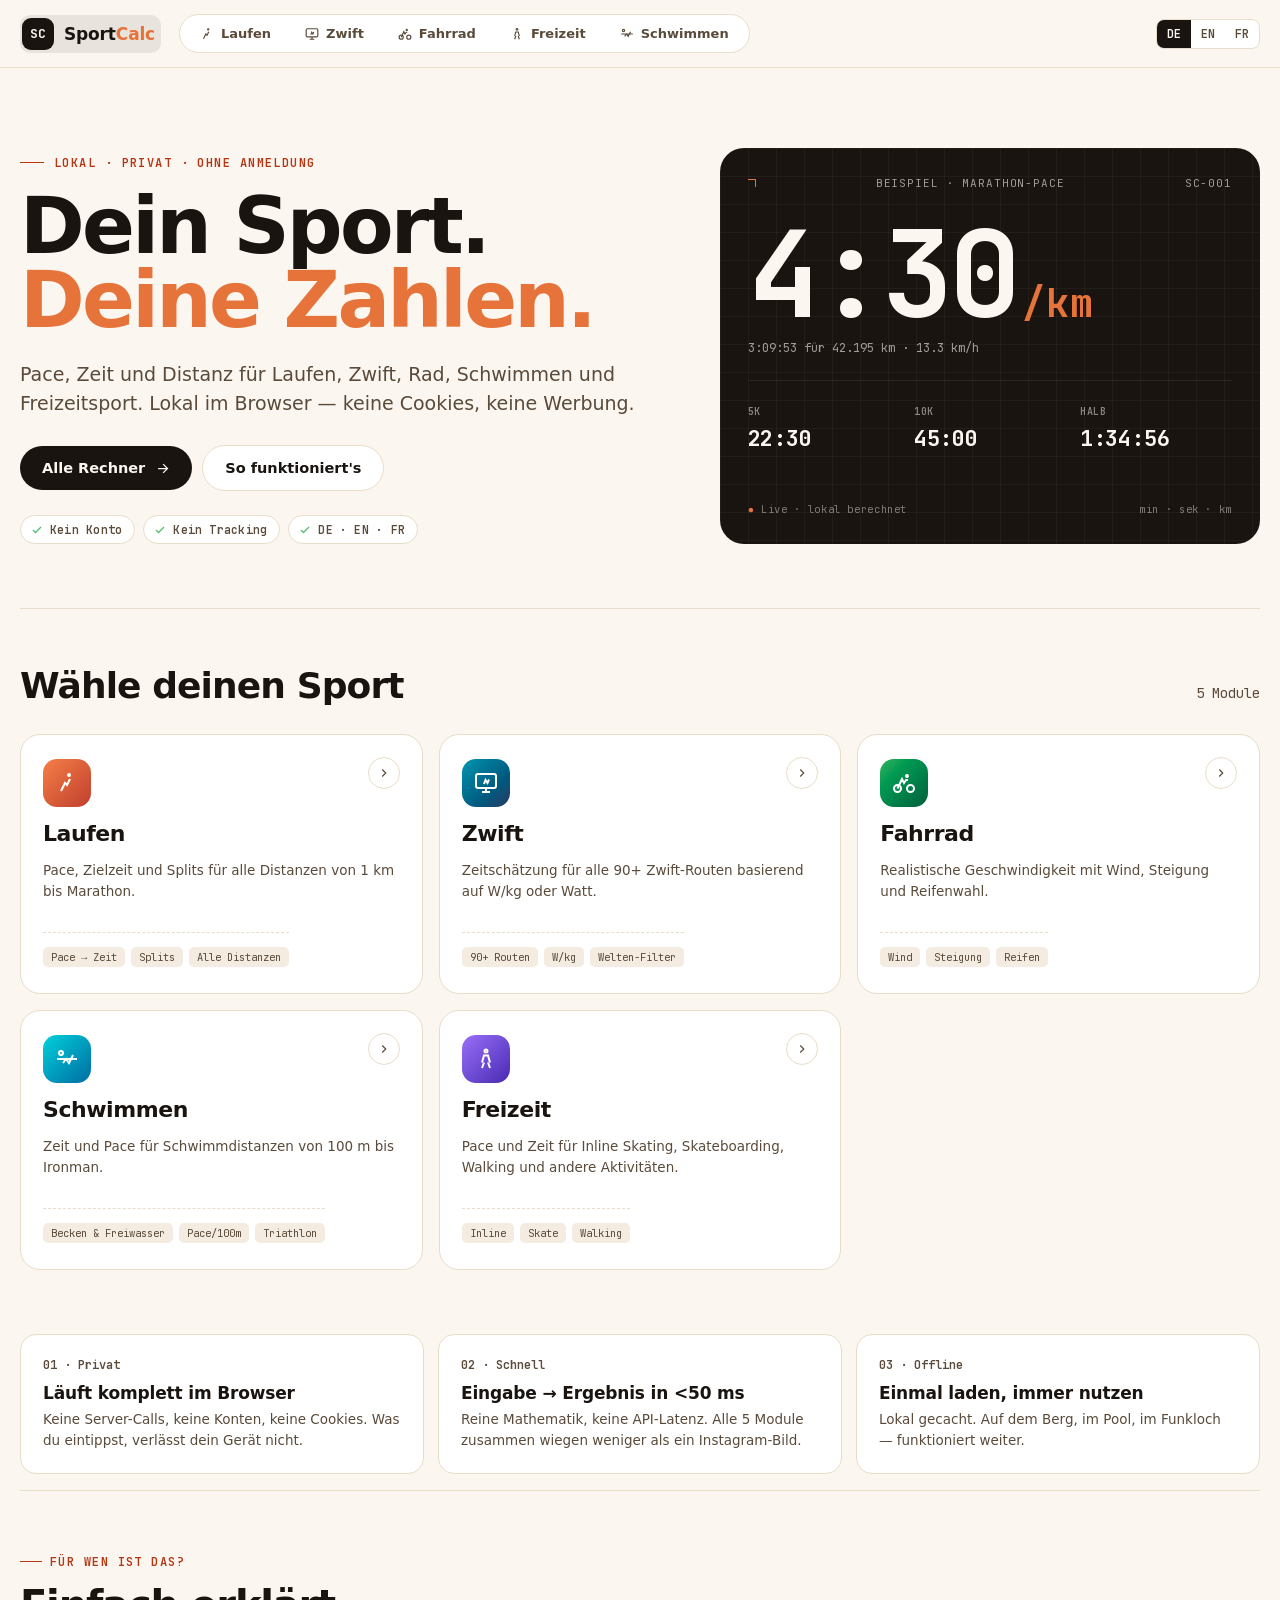
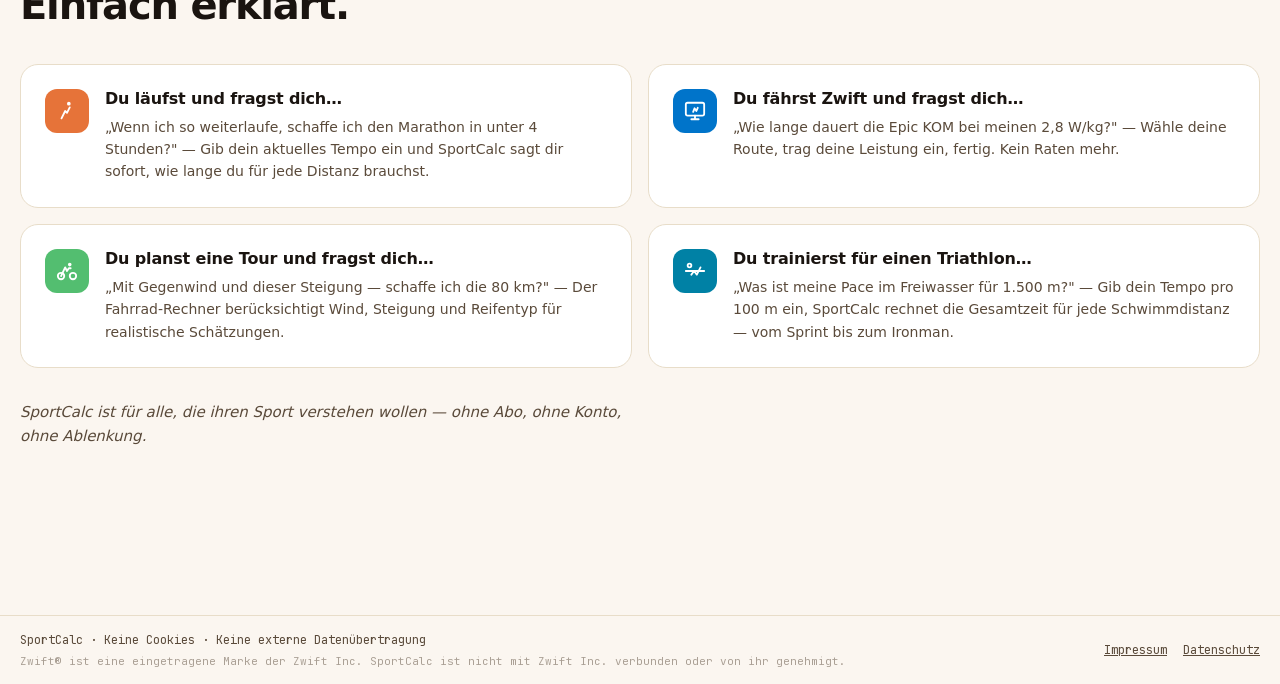
<file: index.html>
<!DOCTYPE html>
<html lang="de">
<head>
  <meta charset="UTF-8">
  <meta name="viewport" content="width=device-width, initial-scale=1.0">
  <title>SportCalc — Laufen, Radfahren, Schwimmen</title>
  <meta name="description" content="Präzise Sport-Rechner für Laufen, Zwift, Outdoor-Radfahren und Schwimmen. Keine Anmeldung, kein Tracking.">

  <link rel="icon" href="favicon.svg" type="image/svg+xml">
  <link rel="stylesheet" href="css/fonts.css">
  <link rel="stylesheet" href="css/tokens.css">
  <link rel="stylesheet" href="css/base.css">
  <link rel="stylesheet" href="css/nav.css">
  <link rel="stylesheet" href="css/home.css">
  <link rel="stylesheet" href="css/running.css">
  <link rel="stylesheet" href="css/cycling.css">
  <link rel="stylesheet" href="css/outdoor.css">
  <link rel="stylesheet" href="css/swim.css">
  <link rel="stylesheet" href="css/street.css">

  <script type="module" src="js/main.js"></script>
</head>
<body>

  <nav class="nav" id="nav"></nav>

  <main style="max-width:1400px;margin:0 auto;padding:32px 20px 80px">
    <div id="home-view"    hidden></div>
    <div id="running-view" hidden></div>
    <div id="cycling-view" hidden></div>
    <div id="outdoor-view" hidden></div>
    <div id="swim-view"    hidden></div>
    <div id="street-view"  hidden></div>
  </main>

  <footer class="footer">
    <div>
      SportCalc · Keine Cookies · Keine externe Datenübertragung
      <span style="display:block;margin-top:6px;font-size:11px;opacity:0.5">Zwift® ist eine eingetragene Marke der Zwift Inc. SportCalc ist nicht mit Zwift Inc. verbunden oder von ihr genehmigt.</span>
    </div>
    <div style="display:flex;gap:16px">
      <a href="impressum.html" style="color:inherit">Impressum</a>
      <a href="datenschutz.html" style="color:inherit">Datenschutz</a>
    </div>
  </footer>

</body>
</html>
</file>
<file: css/fonts.css>
@font-face {
  font-family: 'Inter';
  font-style: normal;
  font-weight: 400 800;
  font-display: swap;
  src: url('../fonts/inter-latin.woff2') format('woff2');
  unicode-range: U+0000-00FF, U+0131, U+0152-0153, U+02BB-02BC, U+02C6, U+02DA,
                 U+02DC, U+0304, U+0308, U+0329, U+2000-206F, U+20AC, U+2122,
                 U+2191, U+2193, U+2212, U+2215, U+FEFF, U+FFFD;
}

@font-face {
  font-family: 'JetBrains Mono';
  font-style: normal;
  font-weight: 400 700;
  font-display: swap;
  src: url('../fonts/jetbrains-mono-latin.woff2') format('woff2');
  unicode-range: U+0000-00FF, U+0131, U+0152-0153, U+02BB-02BC, U+02C6, U+02DA,
                 U+02DC, U+0304, U+0308, U+0329, U+2000-206F, U+20AC, U+2122,
                 U+2191, U+2193, U+2212, U+2215, U+FEFF, U+FFFD;
}
</file>
<file: css/tokens.css>
:root {
  /* Running (warm) */
  --run-bg:           #fbf6f0;
  --run-bg-2:         #f4ece0;
  --run-ink:          #1a1410;
  --run-ink-2:        #5a4a3a;
  --run-line:         #e8ddc9;
  --run-card:         #ffffff;
  --run-accent:       oklch(0.68 0.16 45);
  --run-accent-ink:   #2d1a0a;
  --run-accent-soft:  oklch(0.93 0.05 55);
  --run-accent-deep:  oklch(0.52 0.17 35);

  /* Cycling / Zwift (cool dark) */
  --cyc-bg:           #0b1220;
  --cyc-bg-2:         #0f1a2e;
  --cyc-card:         #141f35;
  --cyc-card-2:       #1a2641;
  --cyc-ink:          #e8edf5;
  --cyc-ink-2:        #8a97b0;
  --cyc-ink-3:        #7886a0;
  --cyc-line:         #1f2b45;
  --cyc-line-2:       #2a3855;
  --cyc-accent:       oklch(0.82 0.15 210);
  --cyc-accent-2:     oklch(0.78 0.15 155);
  --cyc-accent-warn:  oklch(0.78 0.17 55);
  --cyc-accent-red:   oklch(0.72 0.18 25);

  /* Outdoor cycling (dark green) */
  --out-bg:    #0e1a15;
  --out-card:  #152219;
  --out-ink:   #e6f2ea;
  --out-ink-2: #8fb0a0;
  --out-ink-3: #6a8b7b;
  --out-line:  #1d2e24;
  --out-accent: oklch(0.72 0.15 150);
  --out-accent-soft: oklch(0.82 0.14 155);

  /* Street / Freizeit (violet) */
  --str-bg:          #f6f2fb;
  --str-card:        #ffffff;
  --str-ink:         #1c0a28;
  --str-ink-2:       #6b4a88;
  --str-ink-3:       #8a6aaa;
  --str-line:        #e0d4ef;
  --str-accent:      oklch(0.58 0.20 295);
  --str-accent-deep: oklch(0.44 0.22 290);
  --str-accent-soft: oklch(0.88 0.08 295);

  /* Swim (light blue) */
  --swim-bg:    #f0f7fb;
  --swim-card:  #ffffff;
  --swim-ink:   #0a2434;
  --swim-ink-2: #3c5d70;
  --swim-ink-3: #5d7e90;
  --swim-line:  #d4e3ec;
  --swim-accent:      oklch(0.55 0.13 220);
  --swim-accent-deep: oklch(0.42 0.11 220);
  --swim-accent-soft: oklch(0.92 0.05 210);

  --radius:    14px;
  --radius-sm: 10px;
  --radius-lg: 20px;
}
</file>
<file: css/base.css>
* { box-sizing: border-box; }
html, body { margin: 0; padding: 0; }
body {
  font-family: 'Inter Tight', system-ui, -apple-system, sans-serif;
  font-feature-settings: 'ss01', 'cv11';
  color: var(--run-ink);
  background: var(--run-bg);
  -webkit-font-smoothing: antialiased;
  text-rendering: optimizeLegibility;
  min-height: 100vh;
  overflow-x: hidden;
}
body.mode-cycling  { background: var(--cyc-bg);  color: var(--cyc-ink); }
body.mode-outdoor  { background: var(--out-bg);  color: var(--out-ink); }
body.mode-swim     { background: var(--swim-bg); color: var(--swim-ink); }

.mono {
  font-family: 'JetBrains Mono', ui-monospace, monospace;
  font-feature-settings: 'ss01','ss02','zero','tnum';
}

button, input, select { font-family: inherit; font-size: inherit; color: inherit; }
button { border: 0; background: none; cursor: pointer; }
input:focus, button:focus-visible { outline: 2px solid var(--run-accent); outline-offset: 2px; border-radius: 6px; }
body.mode-cycling input:focus,
body.mode-cycling button:focus-visible { outline-color: var(--cyc-accent); }
body.mode-outdoor input:focus,
body.mode-outdoor button:focus-visible { outline-color: var(--out-accent); }
body.mode-swim input:focus,
body.mode-swim button:focus-visible { outline-color: var(--swim-accent); }
body.mode-street input:focus,
body.mode-street button:focus-visible { outline-color: var(--str-accent); }

/* ── Page ── */
.page { max-width: 1400px; margin: 0 auto; padding: 28px 20px 80px; }

/* ── Shared label ── */
.label {
  display: block;
  font-size: 11px; font-weight: 600;
  letter-spacing: 0.08em; text-transform: uppercase;
  color: var(--run-ink-2);
  margin-bottom: 10px;
}
body.mode-cycling .label { color: var(--cyc-ink-3); }
body.mode-outdoor .label { color: var(--out-ink-3); }

/* ── Hint ── */
.hint { font-size: 12px; color: var(--run-ink-2); margin-top: 8px; font-family: 'JetBrains Mono', monospace; }

/* ── Big input ── */
.big-input {
  width: 100%;
  font-family: 'JetBrains Mono', monospace;
  font-size: 34px; font-weight: 600; letter-spacing: -0.01em;
  padding: 14px 18px;
  background: var(--run-bg-2);
  border: 2px solid transparent;
  border-radius: var(--radius);
  color: var(--run-ink);
  transition: all 0.15s;
}
.big-input:focus { border-color: var(--run-accent); background: var(--run-card); outline: none; }
.big-input::placeholder { color: color-mix(in oklab, var(--run-ink-2) 60%, transparent); }
body.mode-cycling .big-input { background: var(--cyc-bg-2); color: var(--cyc-ink); }
body.mode-cycling .big-input:focus { border-color: var(--cyc-accent); }

/* ── Panel ── */
.panel {
  background: var(--run-card);
  border: 1px solid var(--run-line);
  border-radius: var(--radius-lg);
  padding: 24px;
}
body.mode-cycling .panel { background: var(--cyc-card); border-color: var(--cyc-line); color: var(--cyc-ink); }

/* ── Pills ── */
.pill {
  padding: 8px 14px;
  font-size: 13px; font-weight: 600;
  border-radius: 999px;
  border: 1.5px solid var(--run-line);
  background: var(--run-card);
  color: var(--run-ink-2);
  transition: all 0.12s;
}
.pill:hover { border-color: var(--run-ink-2); }
.pill.active { background: var(--run-ink); color: var(--run-bg); border-color: var(--run-ink); }
.pill-row { display: flex; flex-wrap: wrap; gap: 8px; margin-top: 4px; }

/* ── Quick picks ── */
.quick {
  font-family: 'JetBrains Mono', monospace; font-size: 11.5px;
  padding: 5px 10px; border-radius: 6px;
  background: var(--run-bg-2); color: var(--run-ink-2);
  border: 1px solid transparent;
}
.quick:hover { background: var(--run-accent-soft); color: var(--run-accent-deep); }
.quick-row { display: flex; flex-wrap: wrap; gap: 6px; margin-top: 14px; }

/* ── Mode tabs ── */
.mode-tabs {
  display: inline-flex;
  background: var(--run-card); border: 1px solid var(--run-line);
  border-radius: 12px; padding: 4px; gap: 2px; margin-bottom: 22px;
}
.mode-tabs button {
  padding: 10px 18px;
  font-size: 13.5px; font-weight: 600;
  color: var(--run-ink-2); border-radius: 9px;
  display: inline-flex; align-items: center; gap: 8px;
  transition: all 0.15s;
}
.mode-tabs button.active { background: var(--run-ink); color: var(--run-bg); }

/* ── Focus badge ── */
.focus-badge {
  display: inline-flex; align-items: center; gap: 6px;
  padding: 4px 10px;
  background: var(--run-accent-soft); color: var(--run-accent-deep);
  border-radius: 999px; font-size: 11px; font-weight: 600; letter-spacing: 0.02em;
}
body.mode-cycling .focus-badge {
  background: color-mix(in oklab, var(--cyc-accent) 15%, transparent);
  color: var(--cyc-accent);
}
body.mode-outdoor .focus-badge {
  background: color-mix(in oklab, var(--out-accent) 15%, transparent);
  color: var(--out-accent-soft);
}
body.mode-swim .focus-badge {
  background: var(--swim-accent-soft); color: var(--swim-accent-deep);
}

/* ── Difficulty colors ── */
.diff-green  { background: var(--cyc-accent-2); }
.diff-cyan   { background: var(--cyc-accent); }
.diff-amber  { background: var(--cyc-accent-warn); }
.diff-red    { background: var(--cyc-accent-red); }

/* ── Footer ── */
.footer {
  margin-top: 32px; padding: 16px 20px;
  max-width: 1400px; margin-left: auto; margin-right: auto;
  border-top: 1px solid var(--run-line);
  color: var(--run-ink-2); font-size: 12px;
  font-family: 'JetBrains Mono', monospace;
  display: flex; justify-content: space-between; align-items: center;
  flex-wrap: wrap; gap: 10px;
}
body.mode-cycling .footer { border-top-color: var(--cyc-line); color: var(--cyc-ink-3); }
body.mode-outdoor .footer { border-top-color: var(--out-line); color: var(--out-ink-3); }
body.mode-swim    .footer { border-top-color: var(--swim-line); color: var(--swim-ink-3); }

/* ── Animations ── */
@keyframes pop    { 0% { transform: scale(0.98); opacity: 0.6; } 100% { transform: scale(1); opacity: 1; } }
@keyframes floatY { 0%,100% { transform: translateY(0); } 50% { transform: translateY(-10px); } }
.animate-pop { animation: pop 0.25s ease-out; }

@media (prefers-reduced-motion: reduce) {
  *, *::before, *::after { animation-duration: 0.01ms !important; transition-duration: 0.01ms !important; }
}

/* ── Scrollbar ── */
::-webkit-scrollbar { width: 8px; height: 8px; }
::-webkit-scrollbar-track { background: transparent; }
::-webkit-scrollbar-thumb { background: var(--run-line); border-radius: 4px; }
::-webkit-scrollbar-thumb:hover { background: var(--run-ink-2); }
body.mode-cycling ::-webkit-scrollbar-thumb { background: var(--cyc-line-2); }
</file>
<file: css/nav.css>
.nav {
  position: sticky; top: 0; z-index: 40;
  background: color-mix(in oklab, var(--run-bg) 88%, transparent);
  backdrop-filter: blur(16px);
  border-bottom: 1px solid var(--run-line);
}
body.mode-cycling .nav { background: color-mix(in oklab, var(--cyc-bg) 85%, transparent); border-bottom-color: var(--cyc-line); }
body.mode-outdoor .nav { background: color-mix(in oklab, var(--out-bg) 88%, transparent); border-bottom-color: var(--out-line); }
body.mode-swim    .nav { background: color-mix(in oklab, var(--swim-bg) 90%, transparent); border-bottom-color: var(--swim-line); }
body.mode-street  .nav { background: color-mix(in oklab, var(--str-bg) 88%, transparent); border-bottom-color: var(--str-line); }

.nav-inner {
  max-width: 1400px; margin: 0 auto;
  padding: 14px 20px;
  display: flex; align-items: center; gap: 18px;
}

.brand { display: flex; align-items: center; gap: 10px; font-weight: 700; letter-spacing: -0.01em; border-radius: 10px; padding: 3px 6px 3px 2px; transition: background 0.15s; }
.brand.active { background: color-mix(in oklab, var(--run-ink) 8%, transparent); }
.brand-mark {
  width: 32px; height: 32px;
  display: grid; place-items: center;
  border-radius: 9px;
  background: var(--run-ink); color: var(--run-bg);
  font-family: 'JetBrains Mono', monospace; font-weight: 700; font-size: 13px;
}
body.mode-cycling .brand-mark { background: var(--cyc-accent); color: var(--cyc-bg); }
body.mode-outdoor .brand-mark { background: var(--out-accent); color: #0a1510; }
body.mode-swim    .brand-mark { background: var(--swim-accent-deep); color: white; }
body.mode-street  .brand-mark { background: var(--str-accent); color: white; }

.brand-name { font-size: 17px; }
.brand-name em { font-style: normal; color: var(--run-accent); }
body.mode-cycling .brand-name em { color: var(--cyc-accent); }
body.mode-outdoor .brand-name em { color: var(--out-accent); }
body.mode-swim    .brand-name em { color: var(--swim-accent); }
body.mode-street  .brand-name em { color: var(--str-accent); }

.mode-switch {
  display: flex; align-items: center;
  background: var(--run-card); border: 1px solid var(--run-line);
  border-radius: 999px; padding: 4px; gap: 2px;
}
body.mode-cycling .mode-switch { background: var(--cyc-card); border-color: var(--cyc-line); }
body.mode-outdoor .mode-switch { background: var(--out-card); border-color: var(--out-line); }
body.mode-swim    .mode-switch { background: var(--swim-card); border-color: var(--swim-line); }
body.mode-street  .mode-switch { background: var(--str-card); border-color: var(--str-line); }

.mode-switch button {
  padding: 7px 16px; border-radius: 999px;
  font-weight: 600; font-size: 13px;
  color: var(--run-ink-2);
  display: flex; align-items: center; gap: 7px;
  transition: all 0.15s;
}
body.mode-cycling .mode-switch button { color: var(--cyc-ink-2); }
body.mode-outdoor .mode-switch button { color: var(--out-ink-2); }
body.mode-swim    .mode-switch button { color: var(--swim-ink-2); }
body.mode-street  .mode-switch button { color: var(--str-ink-2); }

.mode-switch button.active { background: var(--run-ink); color: var(--run-bg); }
body.mode-cycling .mode-switch button.active { background: var(--cyc-accent); color: var(--cyc-bg); }
body.mode-outdoor .mode-switch button.active { background: var(--out-accent); color: #0a1510; }
body.mode-swim    .mode-switch button.active { background: var(--swim-accent-deep); color: white; }
body.mode-street  .mode-switch button.active { background: var(--str-accent); color: white; }
.mode-switch svg { width: 14px; height: 14px; }

@media (max-width: 700px) {
  .nav-inner { padding: 10px 12px; gap: 10px; }
  .mode-switch button { padding: 7px 10px; gap: 0; }
  .mode-switch button span { display: none; }
  .mode-switch svg { width: 16px; height: 16px; }
  .brand-name { display: none; }
}

.nav-spacer { flex: 1; }

.lang-toggle {
  display: flex; align-items: center;
  border: 1px solid var(--run-line); border-radius: 8px; overflow: hidden;
  background: var(--run-card);
}
body.mode-cycling .lang-toggle { background: var(--cyc-card); border-color: var(--cyc-line); }
body.mode-outdoor .lang-toggle { background: var(--out-card); border-color: var(--out-line); }
body.mode-swim    .lang-toggle { background: var(--swim-card); border-color: var(--swim-line); }
body.mode-street  .lang-toggle { background: var(--str-card); border-color: var(--str-line); }

.lang-toggle button { padding: 6px 10px; font-size: 12px; font-weight: 600; color: var(--run-ink-2); font-family: 'JetBrains Mono', monospace; }
body.mode-cycling .lang-toggle button { color: var(--cyc-ink-2); }
body.mode-outdoor .lang-toggle button { color: var(--out-ink-2); }
body.mode-swim    .lang-toggle button { color: var(--swim-ink-2); }
body.mode-street  .lang-toggle button { color: var(--str-ink-2); }

.lang-toggle button.active { background: var(--run-ink); color: var(--run-bg); }
body.mode-cycling .lang-toggle button.active { background: var(--cyc-accent); color: var(--cyc-bg); }
body.mode-outdoor .lang-toggle button.active { background: var(--out-accent); color: #0a1510; }
body.mode-swim    .lang-toggle button.active { background: var(--swim-accent-deep); color: white; }
body.mode-street  .lang-toggle button.active { background: var(--str-accent); color: white; }
</file>
<file: css/home.css>
/* ── Hero (Variant C: Editorial Split) ──────────────────── */
.hero {
  padding: 48px 0 64px;
  display: grid; grid-template-columns: 1fr 0.85fr;
  gap: 64px; align-items: stretch;
  border-bottom: 1px solid var(--run-line);
}
@media (max-width: 980px) { .hero { grid-template-columns: 1fr; padding: 40px 0 48px; gap: 40px; } }

.hero-eyebrow {
  font-family: 'JetBrains Mono', monospace;
  font-size: 12px; letter-spacing: 0.12em; text-transform: uppercase;
  color: var(--run-accent-deep); font-weight: 600; margin-bottom: 18px;
  display: inline-flex; align-items: center; gap: 10px;
}
.hero-eyebrow::before { content: ''; width: 24px; height: 1px; background: var(--run-accent-deep); }

.hero-title {
  font-size: clamp(40px, 6.5vw, 78px);
  font-weight: 800; letter-spacing: -0.035em;
  line-height: 0.96; margin: 0 0 22px;
}
.hero-title em { font-style: normal; color: var(--run-accent); }

.hero-lead {
  font-size: clamp(16px, 1.6vw, 19px);
  color: var(--run-ink-2); max-width: 56ch;
  line-height: 1.5; margin: 0 0 28px;
}

.hero-cta-row { display: flex; gap: 10px; flex-wrap: wrap; align-items: center; }
.hero-cta {
  padding: 14px 22px; font-weight: 600; font-size: 14.5px;
  border-radius: 999px;
  display: inline-flex; align-items: center; gap: 10px;
  transition: all 0.15s;
}
.hero-cta.primary { background: var(--run-ink); color: var(--run-bg); }
.hero-cta.primary:hover { background: var(--run-accent-deep); }
.hero-cta.ghost { background: var(--run-card); color: var(--run-ink); border: 1px solid var(--run-line); }
.hero-cta.ghost:hover { border-color: var(--run-ink); }
.hero-cta svg { width: 15px; height: 15px; }

/* Proof pills */
.proof-row { display: flex; gap: 8px; flex-wrap: wrap; margin-top: 24px; }
.proof {
  display: inline-flex; align-items: center; gap: 7px;
  padding: 6px 12px 6px 10px;
  background: var(--run-card); border: 1px solid var(--run-line);
  border-radius: 999px;
  font-family: 'JetBrains Mono', monospace;
  font-size: 11.5px; font-weight: 600;
  color: var(--run-ink-2); letter-spacing: 0.02em;
}
.proof svg { width: 12px; height: 12px; color: var(--out-accent); flex-shrink: 0; }

/* ── Readout panel ───────────────────────────────────────── */
.readout {
  background: var(--run-ink); color: var(--run-bg);
  border-radius: 24px; padding: 28px;
  display: flex; flex-direction: column;
  position: relative; overflow: hidden;
}
.readout::before {
  content: ''; position: absolute; inset: 0;
  background-image:
    linear-gradient(rgba(255,255,255,0.04) 1px, transparent 1px),
    linear-gradient(90deg, rgba(255,255,255,0.04) 1px, transparent 1px);
  background-size: 28px 28px;
  pointer-events: none;
}
.readout-head {
  display: flex; justify-content: space-between; align-items: center;
  font-family: 'JetBrains Mono', monospace;
  font-size: 11px; letter-spacing: 0.08em; text-transform: uppercase;
  color: color-mix(in oklab, var(--run-bg) 60%, transparent);
  margin-bottom: 24px; position: relative;
}
.readout-head .corner {
  width: 8px; height: 8px;
  border-top: 1.5px solid var(--run-accent);
  border-right: 1.5px solid var(--run-accent);
}
.readout-pace {
  font-family: 'JetBrains Mono', monospace;
  font-size: clamp(64px, 10vw, 120px);
  font-weight: 700; letter-spacing: -0.04em;
  line-height: 1; color: var(--run-bg); position: relative;
}
.readout-pace .unit {
  font-size: 0.32em; color: var(--run-accent);
  margin-left: 6px; letter-spacing: 0.02em;
}
.readout-sub {
  font-family: 'JetBrains Mono', monospace; font-size: 12px;
  color: color-mix(in oklab, var(--run-bg) 60%, transparent);
  margin-top: 6px; position: relative;
}
.readout-divider {
  height: 1px; background: rgba(255,255,255,0.08);
  margin: 24px 0; position: relative;
}
.readout-grid {
  display: grid; grid-template-columns: repeat(3, 1fr);
  gap: 14px; position: relative;
}
.readout-stat .rsk {
  font-family: 'JetBrains Mono', monospace;
  font-size: 10px; letter-spacing: 0.08em; text-transform: uppercase;
  color: color-mix(in oklab, var(--run-bg) 50%, transparent);
  font-weight: 600; margin-bottom: 6px;
}
.readout-stat .rsv {
  font-family: 'JetBrains Mono', monospace;
  font-size: 22px; font-weight: 700; letter-spacing: -0.01em;
  font-variant-numeric: tabular-nums;
}
.readout-foot {
  margin-top: auto; padding-top: 20px;
  display: flex; justify-content: space-between;
  font-family: 'JetBrains Mono', monospace;
  font-size: 10.5px; letter-spacing: 0.06em;
  color: color-mix(in oklab, var(--run-bg) 45%, transparent);
  position: relative;
}
.readout-foot strong { color: var(--run-accent); font-weight: 600; }

/* ── Sports section ──────────────────────────────────────── */
.home-sports { padding: 56px 0 32px; }
.section-head { display: flex; justify-content: space-between; align-items: baseline; margin-bottom: 28px; gap: 20px; flex-wrap: wrap; }
.section-head h2 { margin: 0; font-size: clamp(26px, 3.5vw, 36px); font-weight: 800; letter-spacing: -0.025em; }
.section-head .sub { color: var(--run-ink-2); font-size: 14px; font-family: 'JetBrains Mono', monospace; }

.sport-grid { display: grid; grid-template-columns: repeat(5, 1fr); gap: 16px; }
@media (max-width: 1280px) { .sport-grid { grid-template-columns: repeat(3, 1fr); } }
@media (max-width: 820px)  { .sport-grid { grid-template-columns: repeat(2, 1fr); } }
@media (max-width: 560px)  { .sport-grid { grid-template-columns: 1fr; } }

.sport-card {
  position: relative; background: var(--run-card); border: 1px solid var(--run-line);
  border-radius: 20px; padding: 24px 22px 26px;
  transition: all 0.2s; cursor: pointer; overflow: hidden;
  display: flex; flex-direction: column; gap: 14px; min-height: 260px; text-align: left;
}
.sport-card:hover { transform: translateY(-3px); border-color: var(--run-ink-2); box-shadow: 0 20px 40px -20px color-mix(in oklab, var(--run-ink) 25%, transparent); }
.sport-icon { width: 48px; height: 48px; border-radius: 14px; display: grid; place-items: center; color: white; flex-shrink: 0; }
.sport-icon svg { width: 24px; height: 24px; }
.sport-card[data-sport="running"] .sport-icon { background: linear-gradient(135deg, oklch(0.72 0.16 45), oklch(0.55 0.17 30)); }
.sport-card[data-sport="cycling"] .sport-icon { background: linear-gradient(135deg, oklch(0.6 0.15 210), oklch(0.35 0.08 260)); }
.sport-card[data-sport="outdoor"] .sport-icon { background: linear-gradient(135deg, oklch(0.68 0.17 150), oklch(0.42 0.12 165)); }
.sport-card[data-sport="swim"]    .sport-icon { background: linear-gradient(135deg, oklch(0.78 0.14 200), oklch(0.5 0.13 235)); }
.sport-card[data-sport="street"]  .sport-icon { background: linear-gradient(135deg, oklch(0.65 0.20 295), oklch(0.42 0.20 285)); }
.sport-card h3 { margin: 0; font-size: 22px; font-weight: 700; letter-spacing: -0.02em; }
.sport-card p { margin: 0; color: var(--run-ink-2); font-size: 13.5px; line-height: 1.55; }
.sport-feat { margin-top: auto; padding-top: 14px; border-top: 1px dashed var(--run-line); display: flex; gap: 6px; flex-wrap: wrap; }
.sport-feat span { font-size: 10.5px; font-family: 'JetBrains Mono', monospace; padding: 3px 8px; border-radius: 5px; background: var(--run-bg-2); color: var(--run-ink-2); }
.sport-arrow { position: absolute; top: 22px; right: 22px; width: 32px; height: 32px; border-radius: 50%; border: 1px solid var(--run-line); display: grid; place-items: center; color: var(--run-ink-2); transition: all 0.2s; }
.sport-card:hover .sport-arrow { background: var(--run-ink); color: var(--run-bg); border-color: var(--run-ink); transform: rotate(-45deg); }
.sport-arrow svg { width: 14px; height: 14px; }

/* ── Features ────────────────────────────────────────────── */
.home-features { padding: 32px 0 16px; }
.feat-grid { display: grid; grid-template-columns: repeat(3, 1fr); gap: 14px; }
@media (max-width: 880px) { .feat-grid { grid-template-columns: 1fr; } }
.feat-item { background: var(--run-card); border: 1px solid var(--run-line); border-radius: 16px; padding: 22px; }
.feat-item .num { font-family: 'JetBrains Mono', monospace; font-size: 12px; color: var(--run-ink-2); font-weight: 600; margin-bottom: 10px; }
.feat-item h4 { margin: 0 0 6px; font-size: 17px; font-weight: 700; letter-spacing: -0.01em; }
.feat-item p { margin: 0; font-size: 13.5px; color: var(--run-ink-2); line-height: 1.55; }

/* ── ELI5 section ────────────────────────────────────────── */
.home-eli5 { padding: 56px 0 40px; border-top: 1px solid var(--run-line); }
.eli5-eyebrow {
  font-family: 'JetBrains Mono', monospace; font-size: 12px;
  letter-spacing: 0.12em; text-transform: uppercase;
  color: var(--run-accent-deep); font-weight: 600; margin-bottom: 12px;
  display: inline-flex; align-items: center; gap: 8px;
}
.eli5-eyebrow::before { content: ''; width: 22px; height: 1px; background: var(--run-accent-deep); }
.eli5-title { font-size: clamp(26px, 3.5vw, 40px); font-weight: 800; letter-spacing: -0.03em; margin: 0 0 36px; }
.eli5-grid { display: grid; grid-template-columns: repeat(2, 1fr); gap: 16px; margin-bottom: 32px; }
@media (max-width: 720px) { .eli5-grid { grid-template-columns: 1fr; } }

.eli5-card {
  background: var(--run-card); border: 1px solid var(--run-line);
  border-radius: 18px; padding: 24px;
  display: grid; grid-template-columns: 44px 1fr;
  gap: 16px; align-items: start;
}
.eli5-icon {
  width: 44px; height: 44px; border-radius: 12px;
  display: grid; place-items: center;
  color: white; flex-shrink: 0;
}
.eli5-icon svg { width: 22px; height: 22px; }
.eli5-icon--run  { background: var(--run-accent); }
.eli5-icon--cyc  { background: oklch(0.55 0.16 250); }
.eli5-icon--out  { background: var(--out-accent); }
.eli5-icon--swim { background: var(--swim-accent); }
.eli5-card h4 { margin: 0 0 8px; font-size: 16px; font-weight: 700; letter-spacing: -0.01em; color: var(--run-ink); }
.eli5-card p { margin: 0; font-size: 14px; color: var(--run-ink-2); line-height: 1.6; }
.eli5-footer { font-size: 15px; color: var(--run-ink-2); line-height: 1.6; max-width: 64ch; font-style: italic; }
</file>
<file: css/running.css>
.run-title-block { display: flex; align-items: flex-end; justify-content: space-between; gap: 20px; border-bottom: 1px solid var(--run-line); padding-bottom: 18px; }
.run-title { font-size: clamp(32px, 5vw, 56px); font-weight: 800; letter-spacing: -0.03em; line-height: 0.95; margin: 0; }
.run-sub { color: var(--run-ink-2); margin-top: 8px; font-size: 15px; max-width: 48ch; }

.run-grid { display: grid; grid-template-columns: 340px 1fr; gap: 24px; align-items: start; margin-top: 22px; }
@media (max-width: 640px) { .run-grid { grid-template-columns: 1fr; } }

.hero-metric {
  padding: 20px 22px;
  background: linear-gradient(135deg, var(--run-ink), color-mix(in oklab, var(--run-ink) 80%, var(--run-accent-deep)));
  color: var(--run-bg); border-radius: var(--radius-lg); margin-bottom: 16px;
  display: grid; grid-template-columns: 1fr auto; gap: 16px; align-items: center;
}
.hero-metric .k { font-size: 11px; letter-spacing: 0.08em; text-transform: uppercase; opacity: 0.6; font-weight: 600; }
.hero-metric .v { font-family: 'JetBrains Mono', monospace; font-size: 44px; font-weight: 700; letter-spacing: -0.02em; line-height: 1; margin-top: 4px; }
.hero-metric .sub { font-size: 12px; opacity: 0.7; margin-top: 6px; font-family: 'JetBrains Mono', monospace; }
.hero-medal {
  width: 56px; height: 56px; border-radius: 50%;
  background: var(--run-accent); display: grid; place-items: center;
  font-family: 'JetBrains Mono', monospace; font-weight: 700; font-size: 11px;
  color: var(--run-accent-ink); text-align: center;
  box-shadow: 0 0 0 4px color-mix(in oklab, var(--run-accent) 30%, transparent);
}

.results-list { display: flex; flex-direction: column; gap: 10px; }
.result-row {
  display: grid; grid-template-columns: auto 1fr auto;
  align-items: center; gap: 16px; padding: 18px 22px;
  background: var(--run-card); border: 1px solid var(--run-line);
  border-radius: var(--radius); transition: all 0.15s;
}
.result-row:hover { border-color: var(--run-ink-2); transform: translateX(2px); }
.result-row.highlight { background: linear-gradient(90deg, var(--run-accent-soft), var(--run-card)); border-color: var(--run-accent); }
.result-row.featured .result-dist { background: var(--run-bg-2); color: var(--run-ink); }
.result-row.secondary { opacity: 0.65; }
.result-row.secondary:hover { opacity: 1; }
.result-divider { font-size: 10.5px; font-weight: 700; text-transform: uppercase; letter-spacing: 0.1em; color: var(--run-ink-3); font-family: 'JetBrains Mono', monospace; padding: 14px 22px 6px; }
.result-dist { font-size: 11px; font-weight: 700; letter-spacing: 0.1em; text-transform: uppercase; color: var(--run-ink-2); font-family: 'JetBrains Mono', monospace; padding: 4px 8px; border-radius: 5px; background: var(--run-bg-2); min-width: 50px; text-align: center; }
.result-row.highlight .result-dist { background: var(--run-accent); color: var(--run-accent-ink); }
.result-name { font-weight: 700; font-size: 16px; letter-spacing: -0.01em; }
.result-meta { font-size: 12px; color: var(--run-ink-2); margin-top: 3px; font-family: 'JetBrains Mono', monospace; }
.result-time { font-family: 'JetBrains Mono', monospace; font-size: 22px; font-weight: 700; letter-spacing: -0.01em; }

.splits-wrap { margin-top: 16px; background: var(--run-card); border: 1px solid var(--run-line); border-radius: var(--radius); overflow: hidden; }
.splits-wrap-header { padding: 14px 18px; background: var(--run-bg-2); display: flex; justify-content: space-between; align-items: center; border-bottom: 1px solid var(--run-line); }
.splits-wrap-header h4 { margin: 0; font-size: 13px; font-weight: 700; }
.splits-scroll { max-height: 280px; overflow-y: auto; }
.split-row { display: grid; grid-template-columns: 50px 1fr auto auto; gap: 14px; padding: 10px 18px; font-family: 'JetBrains Mono', monospace; font-size: 13px; border-bottom: 1px solid var(--run-line); align-items: center; }
.split-row:last-child { border-bottom: 0; }
.split-km { color: var(--run-ink-2); font-weight: 600; }
.split-bar { height: 4px; background: var(--run-accent-soft); border-radius: 2px; }
.split-bar-fill { height: 100%; background: var(--run-accent); border-radius: 2px; }
.split-time { font-weight: 600; }
.split-total { color: var(--run-ink-2); font-size: 12px; }

.hero-dist-pill {
  font-family: 'JetBrains Mono', monospace; font-size: 10px; font-weight: 700;
  padding: 3px 8px; border-radius: 999px; letter-spacing: 0.04em;
  border: 1px solid color-mix(in oklab, white 25%, transparent);
  background: transparent; color: color-mix(in oklab, white 60%, transparent);
  transition: all 0.12s;
}
.hero-dist-pill:hover { background: color-mix(in oklab, white 15%, transparent); color: white; }
.hero-dist-pill.active { background: color-mix(in oklab, white 20%, transparent); color: white; border-color: color-mix(in oklab, white 50%, transparent); }

.big-input.invalid { border-color: var(--run-accent) !important; }

.suggest-row { display: flex; gap: 8px; flex-wrap: wrap; margin-top: 14px; }
.suggest-chip { font-family: 'JetBrains Mono', monospace; font-size: 12px; padding: 6px 10px; border-radius: 6px; background: color-mix(in oklab, var(--run-ink) 10%, transparent); color: var(--run-ink); border: 1px solid transparent; }
.suggest-chip:hover { background: var(--run-accent-soft); border-color: var(--run-accent); }
</file>
<file: css/cycling.css>
.cyc-title-block { display: flex; align-items: flex-end; justify-content: space-between; gap: 20px; border-bottom: 1px solid var(--cyc-line); padding-bottom: 18px; margin-bottom: 24px; }
.cyc-title { font-size: clamp(32px, 5vw, 56px); font-weight: 800; letter-spacing: -0.03em; line-height: 0.95; margin: 0; color: var(--cyc-ink); }
.cyc-sub { color: var(--cyc-ink-2); margin-top: 8px; font-size: 15px; max-width: 48ch; }

.cyc-grid { display: grid; grid-template-columns: 340px 1fr; gap: 24px; align-items: start; }
@media (max-width: 980px) { .cyc-grid { grid-template-columns: 1fr; } }

.sidebar { background: var(--cyc-card); border: 1px solid var(--cyc-line); border-radius: var(--radius-lg); padding: 20px; position: sticky; top: 80px; max-height: calc(100vh - 100px); overflow-y: auto; }
@media (max-width: 980px) { .sidebar { position: static; max-height: none; } }
.sidebar-section { padding-bottom: 18px; margin-bottom: 18px; border-bottom: 1px solid var(--cyc-line); }
.sidebar-section:last-child { border-bottom: 0; margin-bottom: 0; padding-bottom: 0; }

.cyc-mode-tabs { display: flex; background: var(--cyc-bg); border: 1px solid var(--cyc-line); border-radius: 12px; padding: 4px; gap: 2px; margin-bottom: 18px; }
.cyc-mode-tabs button { flex: 1; padding: 10px 14px; font-size: 13px; font-weight: 600; color: var(--cyc-ink-2); border-radius: 9px; display: flex; align-items: center; justify-content: center; gap: 8px; transition: all 0.15s; }
.cyc-mode-tabs button.active { background: var(--cyc-accent); color: var(--cyc-bg); }

.wkg-row { display: grid; grid-template-columns: 1fr 1fr; gap: 12px; }
.watts-display { display: flex; align-items: baseline; gap: 8px; font-family: 'JetBrains Mono', monospace; margin-top: 4px; }
.watts-big { font-size: 22px; font-weight: 700; color: var(--cyc-accent); }
.watts-small { font-size: 12px; color: var(--cyc-ink-3); }
input[type=range].wkg-slider { width: 100%; appearance: none; -webkit-appearance: none; height: 6px; background: var(--cyc-line-2); border-radius: 3px; outline: none; }
input[type=range].wkg-slider::-webkit-slider-thumb { appearance: none; -webkit-appearance: none; width: 18px; height: 18px; background: var(--cyc-accent); border-radius: 50%; cursor: pointer; border: 3px solid var(--cyc-bg); }
input[type=range].wkg-slider::-moz-range-thumb { width: 18px; height: 18px; background: var(--cyc-accent); border-radius: 50%; cursor: pointer; border: 3px solid var(--cyc-bg); }
.big-input.sm { font-size: 22px; padding: 10px 14px; }

.search-wrap { position: relative; }
.search-wrap svg { position: absolute; left: 12px; top: 50%; transform: translateY(-50%); width: 16px; height: 16px; color: var(--cyc-ink-3); pointer-events: none; }
.search-input { width: 100%; padding: 10px 14px 10px 36px; background: var(--cyc-bg-2); border: 1px solid var(--cyc-line-2); border-radius: var(--radius); color: var(--cyc-ink); font-size: 14px; transition: all 0.15s; }
.search-input:focus { border-color: var(--cyc-accent); outline: none; }
.search-input::placeholder { color: var(--cyc-ink-3); }

.world-pills { display: flex; flex-wrap: wrap; gap: 6px; margin-top: 12px; }
.world-pill { padding: 6px 12px; font-size: 12px; font-weight: 600; border-radius: 999px; background: var(--cyc-bg-2); color: var(--cyc-ink-2); border: 1px solid transparent; transition: all 0.1s; }
.world-pill:hover { color: var(--cyc-ink); }
.world-pill.active { background: var(--cyc-accent); color: var(--cyc-bg); }
.world-pill .count { opacity: 0.6; font-family: 'JetBrains Mono', monospace; font-size: 10.5px; margin-left: 4px; }
.world-pill.active .count { opacity: 1; }

.route-stats-strip { display: flex; gap: 12px; flex-wrap: wrap; margin-bottom: 18px; padding: 14px 18px; background: var(--cyc-card); border: 1px solid var(--cyc-line); border-radius: var(--radius); }
.stat-chip { display: flex; flex-direction: column; gap: 2px; padding-right: 18px; border-right: 1px solid var(--cyc-line); }
.stat-chip:last-child { border-right: 0; }
.stat-chip .k { font-size: 10.5px; text-transform: uppercase; letter-spacing: 0.08em; color: var(--cyc-ink-3); font-weight: 600; }
.stat-chip .v { font-family: 'JetBrains Mono', monospace; font-size: 16px; font-weight: 600; color: var(--cyc-ink); }

.sort-bar { display: flex; justify-content: space-between; align-items: center; margin-bottom: 12px; gap: 10px; flex-wrap: wrap; }
.sort-left { font-family: 'JetBrains Mono', monospace; font-size: 12px; color: var(--cyc-ink-3); }
.sort-right { display: flex; gap: 6px; align-items: center; }
.sort-label { font-size: 11px; color: var(--cyc-ink-3); font-family: 'JetBrains Mono', monospace; padding: 5px 4px; }
.sort-btn { padding: 5px 10px; font-size: 11.5px; font-weight: 600; border-radius: 6px; color: var(--cyc-ink-3); font-family: 'JetBrains Mono', monospace; transition: all 0.12s; }
.sort-btn.active { color: var(--cyc-accent); background: color-mix(in oklab, var(--cyc-accent) 12%, transparent); }

.route-grid { display: grid; grid-template-columns: repeat(auto-fill, minmax(260px, 1fr)); gap: 10px; }
.route-card { background: var(--cyc-card); border: 1px solid var(--cyc-line); border-radius: var(--radius); padding: 14px 16px; display: grid; grid-template-columns: 3px 1fr auto; gap: 12px; align-items: center; transition: all 0.15s; }
.route-card:hover { border-color: var(--cyc-accent); transform: translateY(-1px); }
.accent-stripe { width: 3px; height: 38px; border-radius: 2px; align-self: center; }
.route-card h5 { margin: 0 0 4px; font-size: 14.5px; font-weight: 700; letter-spacing: -0.01em; color: var(--cyc-ink); line-height: 1.2; }
.route-meta { font-family: 'JetBrains Mono', monospace; font-size: 11px; color: var(--cyc-ink-3); display: flex; gap: 10px; }
.route-world { font-size: 11px; font-weight: 600; color: var(--cyc-accent-warn); letter-spacing: 0.02em; margin-top: 3px; }
.route-right { text-align: right; display: flex; flex-direction: column; align-items: flex-end; gap: 1px; }
.route-time { font-family: 'JetBrains Mono', monospace; font-size: 18px; font-weight: 700; color: var(--cyc-accent); letter-spacing: -0.01em; }
.route-speed { font-family: 'JetBrains Mono', monospace; font-size: 10.5px; color: var(--cyc-ink-3); }
.route-card.wkg-mode .route-time { color: var(--cyc-accent-2); }

.empty-state { padding: 80px 24px; text-align: center; color: var(--cyc-ink-3); background: var(--cyc-card); border: 1px dashed var(--cyc-line-2); border-radius: var(--radius-lg); }
.empty-state .big { font-size: 16px; color: var(--cyc-ink-2); font-weight: 500; }
</file>
<file: css/outdoor.css>
.out-title-block { display: flex; align-items: flex-end; justify-content: space-between; gap: 20px; border-bottom: 1px solid var(--out-line); padding-bottom: 18px; margin-bottom: 24px; }
.out-title { font-size: clamp(32px, 5vw, 56px); font-weight: 800; letter-spacing: -0.03em; line-height: 0.95; margin: 0; color: var(--out-ink); }
.out-sub { color: var(--out-ink-2); margin-top: 8px; font-size: 15px; max-width: 48ch; }

.out-grid { display: grid; grid-template-columns: 360px 1fr; gap: 24px; align-items: start; }
@media (max-width: 980px) { .out-grid { grid-template-columns: 1fr; } }

.out-panel { background: var(--out-card); border: 1px solid var(--out-line); border-radius: 20px; padding: 24px; }

body.mode-outdoor .mode-tabs { background: var(--out-card); border-color: var(--out-line); width: 100%; margin-bottom: 20px; }
body.mode-outdoor .mode-tabs button { color: var(--out-ink-2); flex: 1; justify-content: center; }
body.mode-outdoor .mode-tabs button.active { background: var(--out-accent); color: #0a1510; }

.out-input { width: 100%; font-family: 'JetBrains Mono', monospace; font-size: 22px; font-weight: 600; padding: 12px 16px; background: var(--out-bg); border: 2px solid transparent; border-radius: 12px; color: var(--out-ink); transition: border-color 0.15s; }
.out-input:focus { border-color: var(--out-accent); outline: none; }
.out-input.sm { font-size: 18px; }
.out-row-2 { display: grid; grid-template-columns: 1fr 1fr; gap: 10px; }

.out-slider { width: 100%; appearance: none; -webkit-appearance: none; height: 6px; background: var(--out-line); border-radius: 3px; outline: none; }
.out-slider::-webkit-slider-thumb { appearance: none; -webkit-appearance: none; width: 18px; height: 18px; background: var(--out-accent); border-radius: 50%; cursor: pointer; border: 3px solid var(--out-bg); }
.out-slider::-moz-range-thumb { width: 18px; height: 18px; background: var(--out-accent); border-radius: 50%; cursor: pointer; border: 3px solid var(--out-bg); }

.out-pill { padding: 7px 12px; font-size: 12px; font-weight: 600; border-radius: 999px; border: 1.5px solid var(--out-line); background: var(--out-bg); color: var(--out-ink-2); transition: all 0.12s; }
.out-pill.active { background: var(--out-accent); color: #0a1510; border-color: var(--out-accent); }
.out-pill-row { display: flex; flex-wrap: wrap; gap: 8px; margin-top: 4px; }

.out-hero { padding: 22px 24px; background: linear-gradient(135deg, oklch(0.55 0.13 150), oklch(0.28 0.08 165)); color: white; border-radius: 20px; margin-bottom: 16px; display: grid; grid-template-columns: 1fr auto; gap: 16px; align-items: center; }
.out-hero .k { font-size: 11px; letter-spacing: 0.08em; text-transform: uppercase; opacity: 0.7; font-weight: 600; }
.out-hero .v { font-family: 'JetBrains Mono', monospace; font-size: 44px; font-weight: 700; letter-spacing: -0.02em; line-height: 1; margin-top: 4px; }
.out-hero .sub { font-size: 12px; opacity: 0.75; margin-top: 6px; font-family: 'JetBrains Mono', monospace; }
.out-medal { width: 56px; height: 56px; border-radius: 50%; background: var(--out-accent-soft); display: grid; place-items: center; font-family: 'JetBrains Mono', monospace; font-weight: 700; font-size: 11px; color: oklch(0.28 0.08 165); text-align: center; line-height: 1.4; }

.out-breakdown { background: var(--out-card); border: 1px solid var(--out-line); border-radius: 16px; overflow: hidden; margin-bottom: 16px; }
.out-breakdown-head { padding: 14px 18px; background: #11201a; display: flex; justify-content: space-between; align-items: center; border-bottom: 1px solid var(--out-line); }
.out-breakdown-head h4 { margin: 0; font-size: 13px; font-weight: 700; color: var(--out-ink); }
.out-breakdown-watts { font-family: 'JetBrains Mono', monospace; font-size: 11px; color: var(--out-ink-2); }
.out-brow { display: grid; grid-template-columns: 130px 1fr auto; gap: 14px; padding: 14px 18px; border-bottom: 1px solid var(--out-line); align-items: center; font-family: 'JetBrains Mono', monospace; }
.out-brow:last-child { border-bottom: 0; }
.out-brow .rk { font-size: 11.5px; color: var(--out-ink-2); font-weight: 600; text-transform: uppercase; letter-spacing: 0.05em; }
.out-brow .rv { font-size: 15px; font-weight: 700; color: var(--out-ink); }
.out-bar { height: 5px; background: var(--out-line); border-radius: 2px; overflow: hidden; }
.out-bar-fill { height: 100%; border-radius: 2px; }

.out-scenarios-head { display: flex; justify-content: space-between; align-items: baseline; margin-bottom: 12px; }
.out-scenarios-head h4 { margin: 0; font-size: 15px; font-weight: 700; color: var(--out-ink); }
.out-scenarios-head span { font-family: 'JetBrains Mono', monospace; font-size: 11px; color: var(--out-ink-2); }
.out-scenario-grid { display: grid; grid-template-columns: repeat(auto-fill, minmax(160px, 1fr)); gap: 10px; }
.out-scenario { background: var(--out-card); border: 1px solid var(--out-line); border-radius: 12px; padding: 14px 16px; }
.out-scenario .sk { font-size: 10.5px; color: var(--out-ink-3); font-weight: 600; text-transform: uppercase; letter-spacing: 0.06em; }
.out-scenario .sv { font-family: 'JetBrains Mono', monospace; font-size: 22px; font-weight: 700; color: var(--out-accent-soft); margin-top: 4px; }
.out-scenario .ss { font-size: 11px; color: var(--out-ink-2); margin-top: 4px; font-family: 'JetBrains Mono', monospace; }
</file>
<file: css/swim.css>
.swim-title-block { display: flex; align-items: flex-end; justify-content: space-between; gap: 20px; border-bottom: 1px solid var(--swim-line); padding-bottom: 18px; margin-bottom: 24px; }
.swim-title { font-size: clamp(32px, 5vw, 56px); font-weight: 800; letter-spacing: -0.03em; line-height: 0.95; margin: 0; color: var(--swim-ink); }
.swim-sub { color: var(--swim-ink-2); margin-top: 8px; font-size: 15px; max-width: 48ch; }

.swim-grid { display: grid; grid-template-columns: 360px 1fr; gap: 24px; align-items: start; }
@media (max-width: 980px) { .swim-grid { grid-template-columns: 1fr; } }

.swim-panel { background: var(--swim-card); border: 1px solid var(--swim-line); border-radius: 20px; padding: 24px; }

.swim-input { width: 100%; font-family: 'JetBrains Mono', monospace; font-size: 22px; font-weight: 600; padding: 12px 16px; background: var(--swim-bg-2); border: 2px solid transparent; border-radius: 12px; color: var(--swim-ink); transition: border-color 0.15s; }
.swim-input:focus { border-color: var(--swim-accent); outline: none; }

.swim-hero { padding: 22px 24px; background: linear-gradient(135deg, var(--swim-accent-deep), color-mix(in oklab, var(--swim-accent-deep) 70%, var(--swim-accent))); color: white; border-radius: 20px; margin-bottom: 16px; display: grid; grid-template-columns: 1fr auto; gap: 16px; align-items: center; }
.swim-hero .k { font-size: 11px; letter-spacing: 0.08em; text-transform: uppercase; opacity: 0.7; font-weight: 600; }
.swim-hero .v { font-family: 'JetBrains Mono', monospace; font-size: 44px; font-weight: 700; letter-spacing: -0.02em; line-height: 1; margin-top: 4px; }
.swim-hero .sub { font-size: 12px; opacity: 0.75; margin-top: 6px; font-family: 'JetBrains Mono', monospace; }
.swim-badge { width: 56px; height: 56px; border-radius: 50%; background: color-mix(in oklab, white 20%, transparent); display: grid; place-items: center; font-family: 'JetBrains Mono', monospace; font-weight: 700; font-size: 11px; color: white; text-align: center; line-height: 1.4; }

.swim-results { display: flex; flex-direction: column; gap: 8px; }
.swim-row { display: grid; grid-template-columns: auto 1fr auto auto; align-items: center; gap: 16px; padding: 16px 20px; background: var(--swim-card); border: 1px solid var(--swim-line); border-radius: 14px; transition: all 0.15s; }
.swim-row:hover { border-color: var(--swim-accent); transform: translateX(2px); }
.swim-row.highlight { background: color-mix(in oklab, var(--swim-accent) 8%, var(--swim-card)); border-color: var(--swim-accent); }
.swim-dist-badge { font-size: 11px; font-weight: 700; letter-spacing: 0.08em; text-transform: uppercase; color: var(--swim-ink-2); font-family: 'JetBrains Mono', monospace; padding: 4px 8px; border-radius: 5px; background: var(--swim-bg-2); min-width: 50px; text-align: center; }
.swim-row.highlight .swim-dist-badge { background: var(--swim-accent-deep); color: white; }
.swim-row-name { font-weight: 700; font-size: 15px; letter-spacing: -0.01em; color: var(--swim-ink); }
.swim-row-meta { font-size: 12px; color: var(--swim-ink-2); margin-top: 3px; font-family: 'JetBrains Mono', monospace; }
.swim-row-time { font-family: 'JetBrains Mono', monospace; font-size: 20px; font-weight: 700; letter-spacing: -0.01em; color: var(--swim-accent-deep); }
.swim-row-pace { font-family: 'JetBrains Mono', monospace; font-size: 11px; color: var(--swim-ink-2); text-align: right; margin-top: 2px; }

.swim-pool-tabs { display: flex; gap: 6px; margin-bottom: 16px; }
.swim-pool-tab { padding: 7px 14px; font-size: 12.5px; font-weight: 600; border-radius: 8px; border: 1.5px solid var(--swim-line); background: var(--swim-bg-2); color: var(--swim-ink-2); transition: all 0.12s; }
.swim-pool-tab.active { background: var(--swim-accent-deep); color: white; border-color: var(--swim-accent-deep); }

.swim-suggest-row { display: flex; gap: 8px; flex-wrap: wrap; margin-top: 14px; }
.swim-chip { font-family: 'JetBrains Mono', monospace; font-size: 12px; padding: 6px 10px; border-radius: 6px; background: color-mix(in oklab, var(--swim-accent) 10%, transparent); color: var(--swim-ink); border: 1px solid transparent; cursor: pointer; }
.swim-chip:hover { background: color-mix(in oklab, var(--swim-accent) 18%, transparent); border-color: var(--swim-accent); }
</file>
<file: css/street.css>
.str-title-block { border-bottom: 1px solid var(--str-line); padding-bottom: 18px; margin-bottom: 24px; }
.str-title { font-size: clamp(32px, 5vw, 56px); font-weight: 800; letter-spacing: -0.03em; line-height: 0.95; margin: 0; color: var(--str-ink); }
.str-sub { color: var(--str-ink-2); margin-top: 8px; font-size: 15px; }

.str-grid { display: grid; grid-template-columns: 340px 1fr; gap: 24px; align-items: start; }
@media (max-width: 860px) { .str-grid { grid-template-columns: 1fr; } }

.str-panel { background: var(--str-card); border: 1px solid var(--str-line); border-radius: 20px; padding: 24px; }

.str-pill { padding: 7px 16px; font-size: 13px; font-weight: 600; border-radius: 999px; border: 1.5px solid var(--str-line); background: var(--str-bg); color: var(--str-ink-2); transition: all 0.12s; cursor: pointer; }
.str-pill.active { background: var(--str-accent); color: white; border-color: var(--str-accent); }
.str-pill-row { display: flex; flex-wrap: wrap; gap: 8px; margin-top: 8px; }

.str-slider { width: 100%; appearance: none; -webkit-appearance: none; height: 6px; background: var(--str-line); border-radius: 3px; outline: none; cursor: pointer; }
.str-slider::-webkit-slider-thumb { appearance: none; -webkit-appearance: none; width: 18px; height: 18px; background: var(--str-accent); border-radius: 50%; cursor: pointer; border: 3px solid var(--str-bg); }
.str-slider::-moz-range-thumb { width: 18px; height: 18px; background: var(--str-accent); border-radius: 50%; cursor: pointer; border: 3px solid var(--str-bg); }

.str-speed-display { display: flex; justify-content: space-between; align-items: baseline; margin-top: 6px; }
.str-speed-val { font-family: 'JetBrains Mono', monospace; font-size: 22px; font-weight: 700; color: var(--str-accent); }
.str-pace-val { font-family: 'JetBrains Mono', monospace; font-size: 13px; color: var(--str-ink-2); }
.str-dist-display { font-family: 'JetBrains Mono', monospace; font-size: 13px; color: var(--str-ink-2); margin-top: 4px; }

.str-hero { padding: 24px; background: linear-gradient(135deg, oklch(0.50 0.20 295), oklch(0.30 0.15 285)); color: white; border-radius: 20px; margin-bottom: 16px; }
.str-hero-k { font-size: 11px; letter-spacing: 0.08em; text-transform: uppercase; opacity: 0.7; font-weight: 600; }
.str-hero-v { font-family: 'JetBrains Mono', monospace; font-size: 52px; font-weight: 700; letter-spacing: -0.03em; line-height: 1; margin-top: 6px; }
.str-hero-sub { font-size: 12px; opacity: 0.7; margin-top: 8px; font-family: 'JetBrains Mono', monospace; }

.str-dist-list { background: var(--str-card); border: 1px solid var(--str-line); border-radius: 16px; overflow: hidden; }
.str-dist-row { display: grid; grid-template-columns: 1fr auto; gap: 16px; padding: 14px 18px; border-bottom: 1px solid var(--str-line); align-items: center; }
.str-dist-row:last-child { border-bottom: 0; }
.str-dist-label { font-size: 14px; font-weight: 600; color: var(--str-ink); }
.str-dist-time { font-family: 'JetBrains Mono', monospace; font-size: 16px; font-weight: 700; color: var(--str-accent); }
</file>
